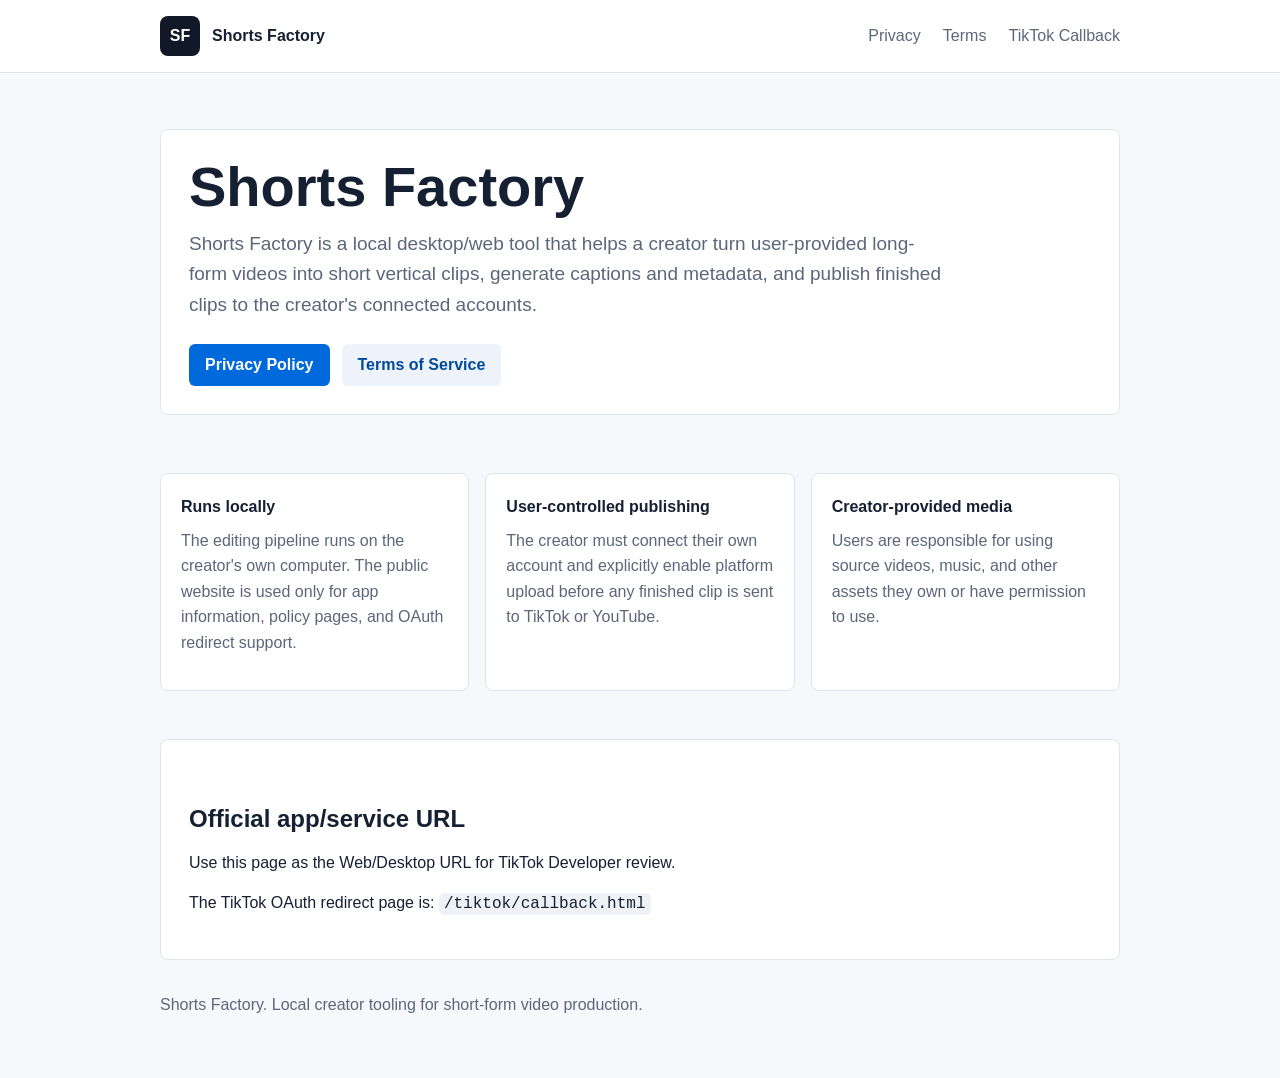
<file: docs/index.html>
<!doctype html>
<html lang="en">
<head>
  <meta charset="utf-8">
  <meta name="viewport" content="width=device-width, initial-scale=1">
  <title>Shorts Factory</title>
  <meta name="description" content="Shorts Factory is a local tool for creating short vertical clips from user-provided videos and publishing them to connected creator accounts.">
  <link rel="stylesheet" href="./style.css">
</head>
<body>
  <header>
    <div class="wrap nav">
      <a class="brand" href="./">
        <span class="mark">SF</span>
        <span>Shorts Factory</span>
      </a>
      <nav aria-label="Main">
        <a href="./privacy.html">Privacy</a>
        <a href="./terms.html">Terms</a>
        <a href="./tiktok/callback.html">TikTok Callback</a>
      </nav>
    </div>
  </header>

  <main class="wrap">
    <section class="hero">
      <div class="hero-card">
        <h1>Shorts Factory</h1>
        <p class="lead">
          Shorts Factory is a local desktop/web tool that helps a creator turn
          user-provided long-form videos into short vertical clips, generate
          captions and metadata, and publish finished clips to the creator's
          connected accounts.
        </p>
        <div class="actions">
          <a class="button" href="./privacy.html">Privacy Policy</a>
          <a class="button secondary" href="./terms.html">Terms of Service</a>
        </div>
      </div>
    </section>

    <section class="grid" aria-label="App features">
      <div class="tile">
        <strong>Runs locally</strong>
        <p class="muted">
          The editing pipeline runs on the creator's own computer. The public
          website is used only for app information, policy pages, and OAuth
          redirect support.
        </p>
      </div>
      <div class="tile">
        <strong>User-controlled publishing</strong>
        <p class="muted">
          The creator must connect their own account and explicitly enable
          platform upload before any finished clip is sent to TikTok or YouTube.
        </p>
      </div>
      <div class="tile">
        <strong>Creator-provided media</strong>
        <p class="muted">
          Users are responsible for using source videos, music, and other
          assets they own or have permission to use.
        </p>
      </div>
    </section>

    <section class="panel">
      <h2>Official app/service URL</h2>
      <p>
        Use this page as the Web/Desktop URL for TikTok Developer review.
      </p>
      <p>
        The TikTok OAuth redirect page is:
        <code>/tiktok/callback.html</code>
      </p>
    </section>
  </main>

  <footer class="wrap">
    <p>Shorts Factory. Local creator tooling for short-form video production.</p>
  </footer>
</body>
</html>
</file>
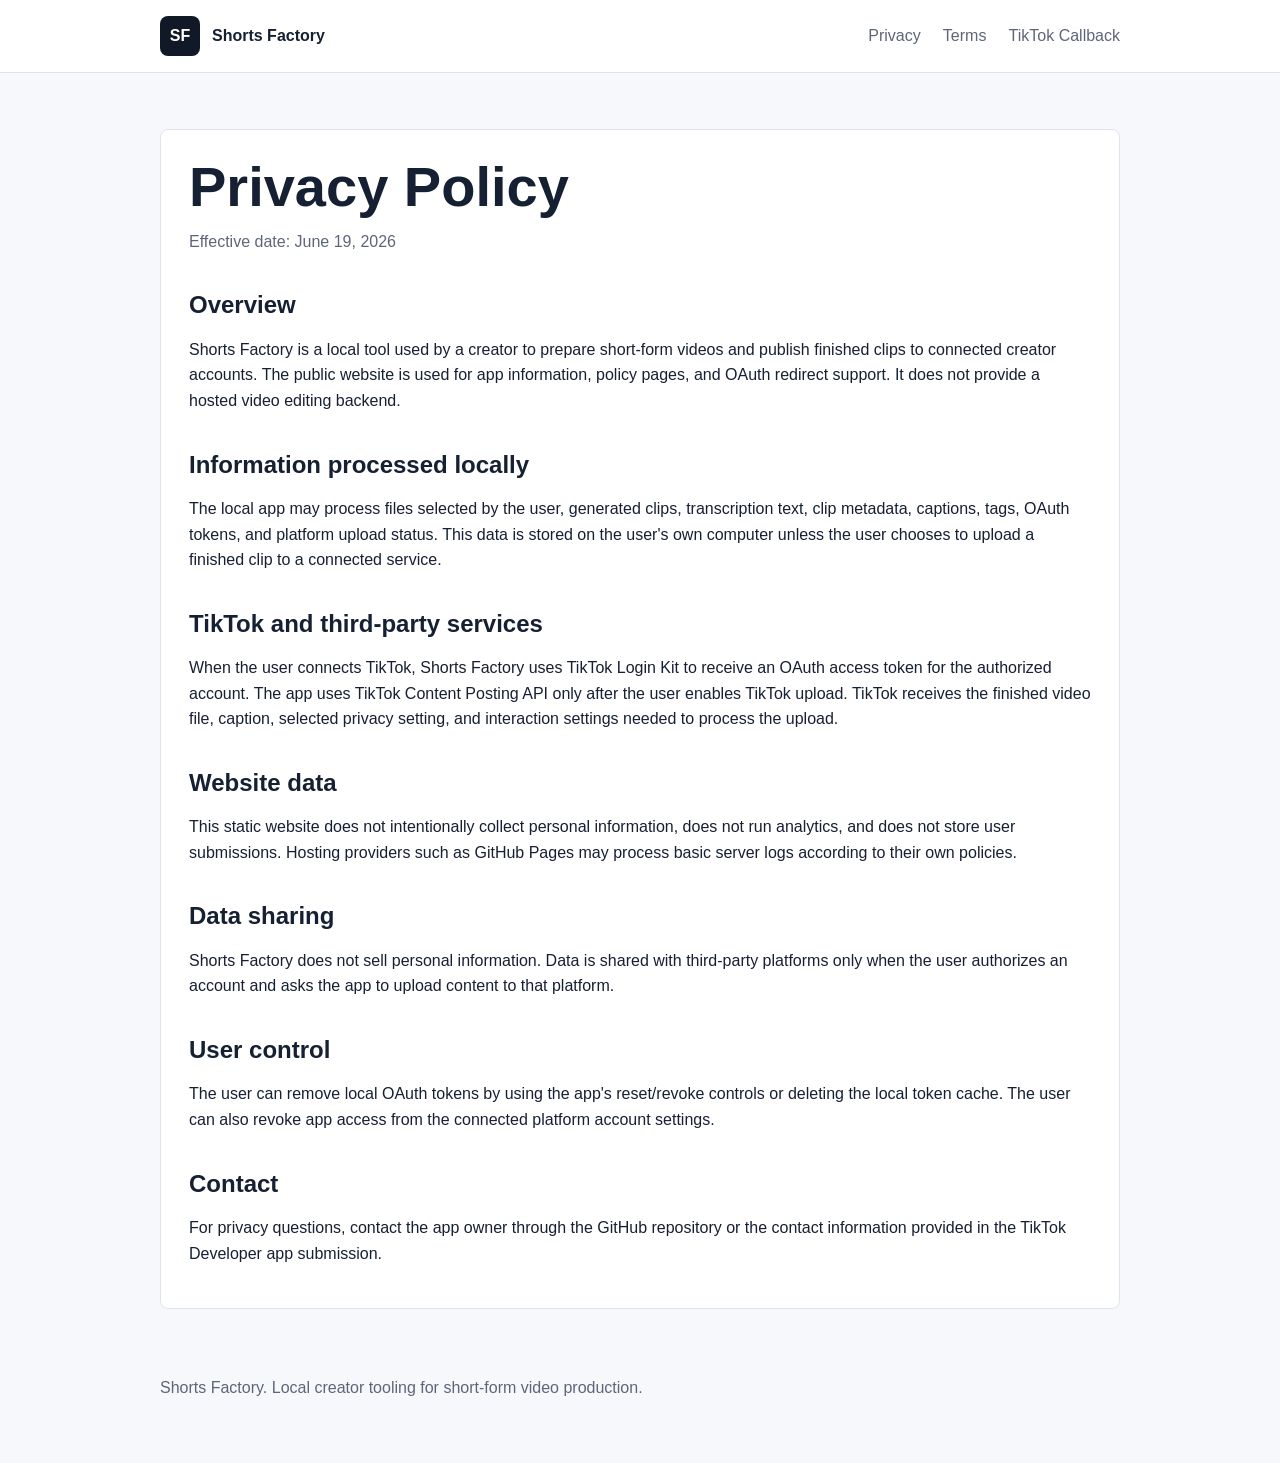
<file: docs/privacy.html>
<!doctype html>
<html lang="en">
<head>
  <meta charset="utf-8">
  <meta name="viewport" content="width=device-width, initial-scale=1">
  <title>Privacy Policy - Shorts Factory</title>
  <meta name="description" content="Privacy Policy for Shorts Factory.">
  <link rel="stylesheet" href="./style.css">
</head>
<body>
  <header>
    <div class="wrap nav">
      <a class="brand" href="./">
        <span class="mark">SF</span>
        <span>Shorts Factory</span>
      </a>
      <nav aria-label="Main">
        <a href="./privacy.html">Privacy</a>
        <a href="./terms.html">Terms</a>
        <a href="./tiktok/callback.html">TikTok Callback</a>
      </nav>
    </div>
  </header>

  <main class="wrap hero">
    <article class="panel">
      <h1>Privacy Policy</h1>
      <p class="muted">Effective date: June 19, 2026</p>

      <h2>Overview</h2>
      <p>
        Shorts Factory is a local tool used by a creator to prepare short-form
        videos and publish finished clips to connected creator accounts. The
        public website is used for app information, policy pages, and OAuth
        redirect support. It does not provide a hosted video editing backend.
      </p>

      <h2>Information processed locally</h2>
      <p>
        The local app may process files selected by the user, generated clips,
        transcription text, clip metadata, captions, tags, OAuth tokens, and
        platform upload status. This data is stored on the user's own computer
        unless the user chooses to upload a finished clip to a connected service.
      </p>

      <h2>TikTok and third-party services</h2>
      <p>
        When the user connects TikTok, Shorts Factory uses TikTok Login Kit to
        receive an OAuth access token for the authorized account. The app uses
        TikTok Content Posting API only after the user enables TikTok upload.
        TikTok receives the finished video file, caption, selected privacy
        setting, and interaction settings needed to process the upload.
      </p>

      <h2>Website data</h2>
      <p>
        This static website does not intentionally collect personal information,
        does not run analytics, and does not store user submissions. Hosting
        providers such as GitHub Pages may process basic server logs according
        to their own policies.
      </p>

      <h2>Data sharing</h2>
      <p>
        Shorts Factory does not sell personal information. Data is shared with
        third-party platforms only when the user authorizes an account and asks
        the app to upload content to that platform.
      </p>

      <h2>User control</h2>
      <p>
        The user can remove local OAuth tokens by using the app's reset/revoke
        controls or deleting the local token cache. The user can also revoke
        app access from the connected platform account settings.
      </p>

      <h2>Contact</h2>
      <p>
        For privacy questions, contact the app owner through the GitHub
        repository or the contact information provided in the TikTok Developer
        app submission.
      </p>
    </article>
  </main>

  <footer class="wrap">
    <p>Shorts Factory. Local creator tooling for short-form video production.</p>
  </footer>
</body>
</html>
</file>
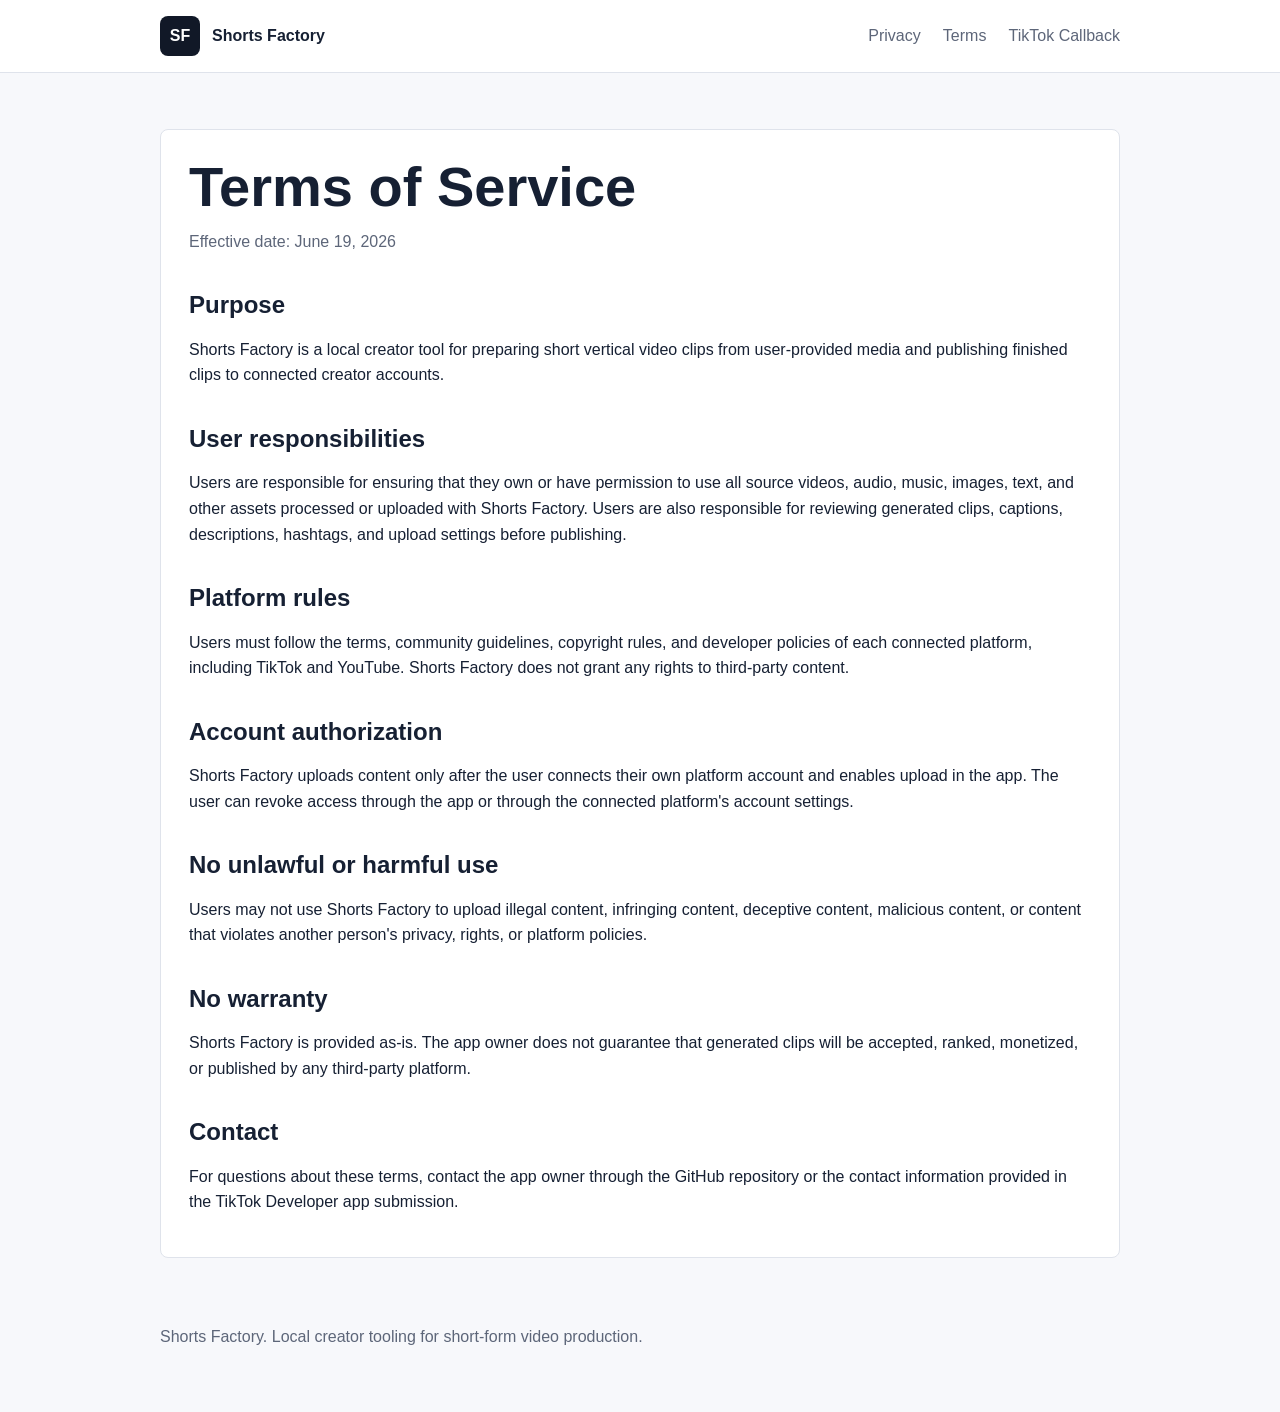
<file: docs/terms.html>
<!doctype html>
<html lang="en">
<head>
  <meta charset="utf-8">
  <meta name="viewport" content="width=device-width, initial-scale=1">
  <title>Terms of Service - Shorts Factory</title>
  <meta name="description" content="Terms of Service for Shorts Factory.">
  <link rel="stylesheet" href="./style.css">
</head>
<body>
  <header>
    <div class="wrap nav">
      <a class="brand" href="./">
        <span class="mark">SF</span>
        <span>Shorts Factory</span>
      </a>
      <nav aria-label="Main">
        <a href="./privacy.html">Privacy</a>
        <a href="./terms.html">Terms</a>
        <a href="./tiktok/callback.html">TikTok Callback</a>
      </nav>
    </div>
  </header>

  <main class="wrap hero">
    <article class="panel">
      <h1>Terms of Service</h1>
      <p class="muted">Effective date: June 19, 2026</p>

      <h2>Purpose</h2>
      <p>
        Shorts Factory is a local creator tool for preparing short vertical
        video clips from user-provided media and publishing finished clips to
        connected creator accounts.
      </p>

      <h2>User responsibilities</h2>
      <p>
        Users are responsible for ensuring that they own or have permission to
        use all source videos, audio, music, images, text, and other assets
        processed or uploaded with Shorts Factory. Users are also responsible
        for reviewing generated clips, captions, descriptions, hashtags, and
        upload settings before publishing.
      </p>

      <h2>Platform rules</h2>
      <p>
        Users must follow the terms, community guidelines, copyright rules, and
        developer policies of each connected platform, including TikTok and
        YouTube. Shorts Factory does not grant any rights to third-party
        content.
      </p>

      <h2>Account authorization</h2>
      <p>
        Shorts Factory uploads content only after the user connects their own
        platform account and enables upload in the app. The user can revoke
        access through the app or through the connected platform's account
        settings.
      </p>

      <h2>No unlawful or harmful use</h2>
      <p>
        Users may not use Shorts Factory to upload illegal content, infringing
        content, deceptive content, malicious content, or content that violates
        another person's privacy, rights, or platform policies.
      </p>

      <h2>No warranty</h2>
      <p>
        Shorts Factory is provided as-is. The app owner does not guarantee that
        generated clips will be accepted, ranked, monetized, or published by
        any third-party platform.
      </p>

      <h2>Contact</h2>
      <p>
        For questions about these terms, contact the app owner through the
        GitHub repository or the contact information provided in the TikTok
        Developer app submission.
      </p>
    </article>
  </main>

  <footer class="wrap">
    <p>Shorts Factory. Local creator tooling for short-form video production.</p>
  </footer>
</body>
</html>
</file>
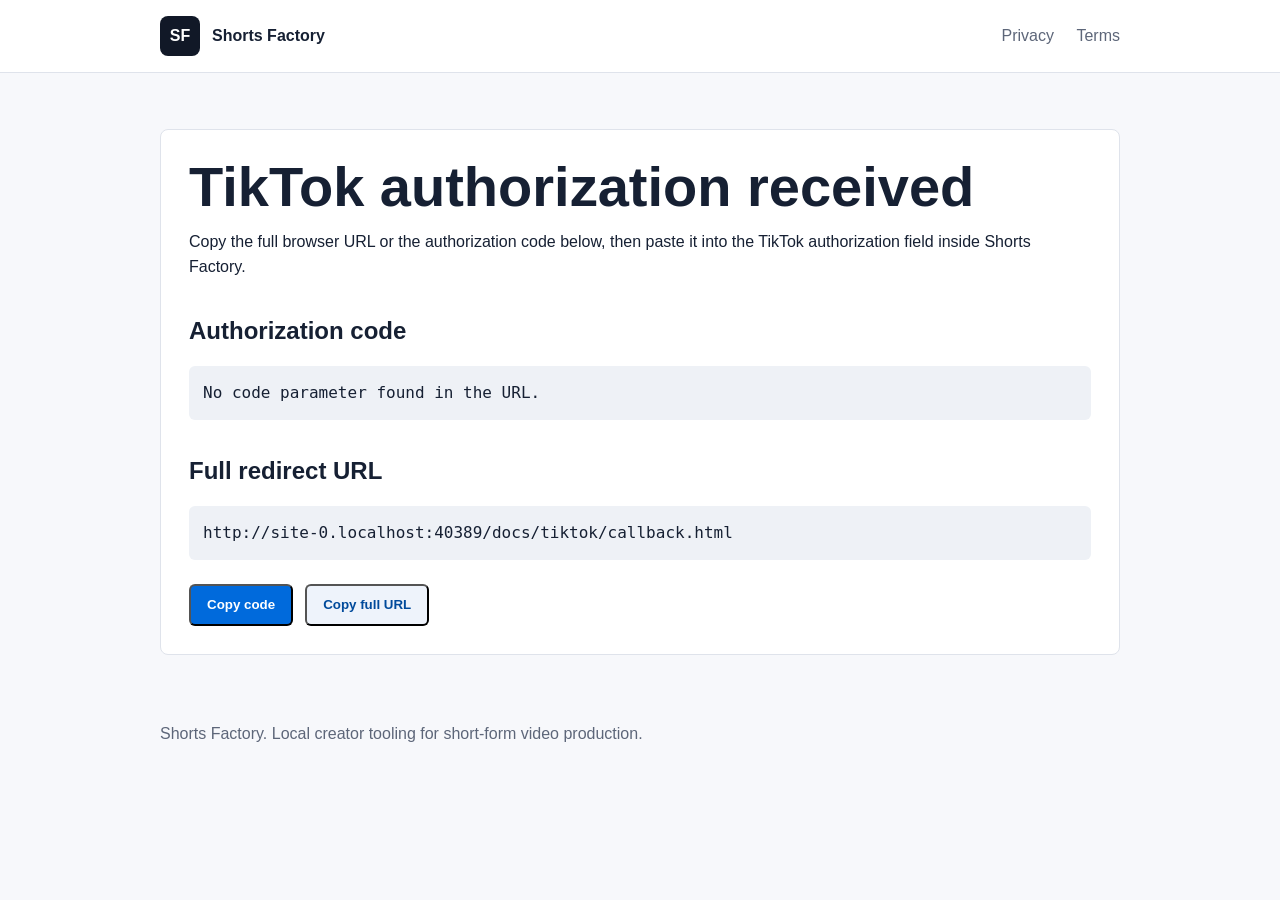
<file: docs/tiktok/callback.html>
<!doctype html>
<html lang="en">
<head>
  <meta charset="utf-8">
  <meta name="viewport" content="width=device-width, initial-scale=1">
  <title>TikTok OAuth Callback - Shorts Factory</title>
  <meta name="description" content="TikTok OAuth callback helper for Shorts Factory.">
  <link rel="stylesheet" href="../style.css">
</head>
<body>
  <header>
    <div class="wrap nav">
      <a class="brand" href="../">
        <span class="mark">SF</span>
        <span>Shorts Factory</span>
      </a>
      <nav aria-label="Main">
        <a href="../privacy.html">Privacy</a>
        <a href="../terms.html">Terms</a>
      </nav>
    </div>
  </header>

  <main class="wrap hero">
    <section class="panel">
      <h1>TikTok authorization received</h1>
      <p>
        Copy the full browser URL or the authorization code below, then paste
        it into the TikTok authorization field inside Shorts Factory.
      </p>

      <h2>Authorization code</h2>
      <pre id="code">Looking for code...</pre>

      <h2>Full redirect URL</h2>
      <pre id="full-url">Loading...</pre>

      <div class="actions">
        <button class="button" type="button" id="copy-code">Copy code</button>
        <button class="button secondary" type="button" id="copy-url">Copy full URL</button>
      </div>
    </section>
  </main>

  <footer class="wrap">
    <p>Shorts Factory. Local creator tooling for short-form video production.</p>
  </footer>

  <script>
    const params = new URLSearchParams(window.location.search);
    const code = params.get("code") || "";
    const codeEl = document.getElementById("code");
    const urlEl = document.getElementById("full-url");
    codeEl.textContent = code || "No code parameter found in the URL.";
    urlEl.textContent = window.location.href;

    async function copyText(text) {
      if (!text) return;
      await navigator.clipboard.writeText(text);
    }

    document.getElementById("copy-code").addEventListener("click", () => copyText(code));
    document.getElementById("copy-url").addEventListener("click", () => copyText(window.location.href));
  </script>
</body>
</html>
</file>
<file: docs/style.css>
:root {
  color-scheme: light;
  --bg: #f7f8fb;
  --panel: #ffffff;
  --ink: #162033;
  --muted: #5d6679;
  --line: #dfe3eb;
  --accent: #006adc;
  --accent-dark: #004a9b;
}

* {
  box-sizing: border-box;
}

body {
  margin: 0;
  background: var(--bg);
  color: var(--ink);
  font-family: Arial, Helvetica, sans-serif;
  font-size: 16px;
  line-height: 1.6;
}

.wrap {
  width: min(960px, calc(100% - 32px));
  margin: 0 auto;
}

header {
  background: var(--panel);
  border-bottom: 1px solid var(--line);
}

.nav {
  display: flex;
  align-items: center;
  justify-content: space-between;
  gap: 16px;
  min-height: 72px;
}

.brand {
  display: flex;
  align-items: center;
  gap: 12px;
  color: var(--ink);
  text-decoration: none;
  font-weight: 700;
}

.mark {
  display: grid;
  width: 40px;
  height: 40px;
  place-items: center;
  border-radius: 8px;
  background: #111827;
  color: #fff;
  font-weight: 800;
}

nav a {
  color: var(--muted);
  margin-left: 18px;
  text-decoration: none;
}

nav a:hover {
  color: var(--accent);
}

.hero {
  padding: 56px 0 34px;
}

.hero-card,
.panel {
  background: var(--panel);
  border: 1px solid var(--line);
  border-radius: 8px;
  padding: 28px;
}

h1 {
  margin: 0 0 12px;
  font-size: clamp(34px, 5vw, 56px);
  line-height: 1.05;
  letter-spacing: 0;
}

h2 {
  margin: 32px 0 12px;
  font-size: 24px;
}

h3 {
  margin: 24px 0 8px;
  font-size: 18px;
}

p {
  margin: 0 0 14px;
}

.lead {
  max-width: 760px;
  color: var(--muted);
  font-size: 19px;
}

.actions {
  display: flex;
  flex-wrap: wrap;
  gap: 12px;
  margin-top: 24px;
}

.button {
  display: inline-flex;
  min-height: 42px;
  align-items: center;
  justify-content: center;
  border-radius: 6px;
  background: var(--accent);
  color: #fff;
  padding: 0 16px;
  text-decoration: none;
  font-weight: 700;
}

.button.secondary {
  background: #eef3fb;
  color: var(--accent-dark);
}

.grid {
  display: grid;
  grid-template-columns: repeat(3, minmax(0, 1fr));
  gap: 16px;
  margin: 24px 0 48px;
}

.tile {
  background: var(--panel);
  border: 1px solid var(--line);
  border-radius: 8px;
  padding: 20px;
}

.tile strong {
  display: block;
  margin-bottom: 8px;
}

.muted {
  color: var(--muted);
}

code,
pre {
  background: #eef1f6;
  border-radius: 6px;
}

code {
  padding: 2px 5px;
}

pre {
  overflow: auto;
  padding: 14px;
}

footer {
  color: var(--muted);
  padding: 32px 0 48px;
}

@media (max-width: 720px) {
  .nav {
    align-items: flex-start;
    flex-direction: column;
    padding: 14px 0;
  }

  nav a {
    margin-left: 0;
    margin-right: 14px;
  }

  .grid {
    grid-template-columns: 1fr;
  }
}
</file>
